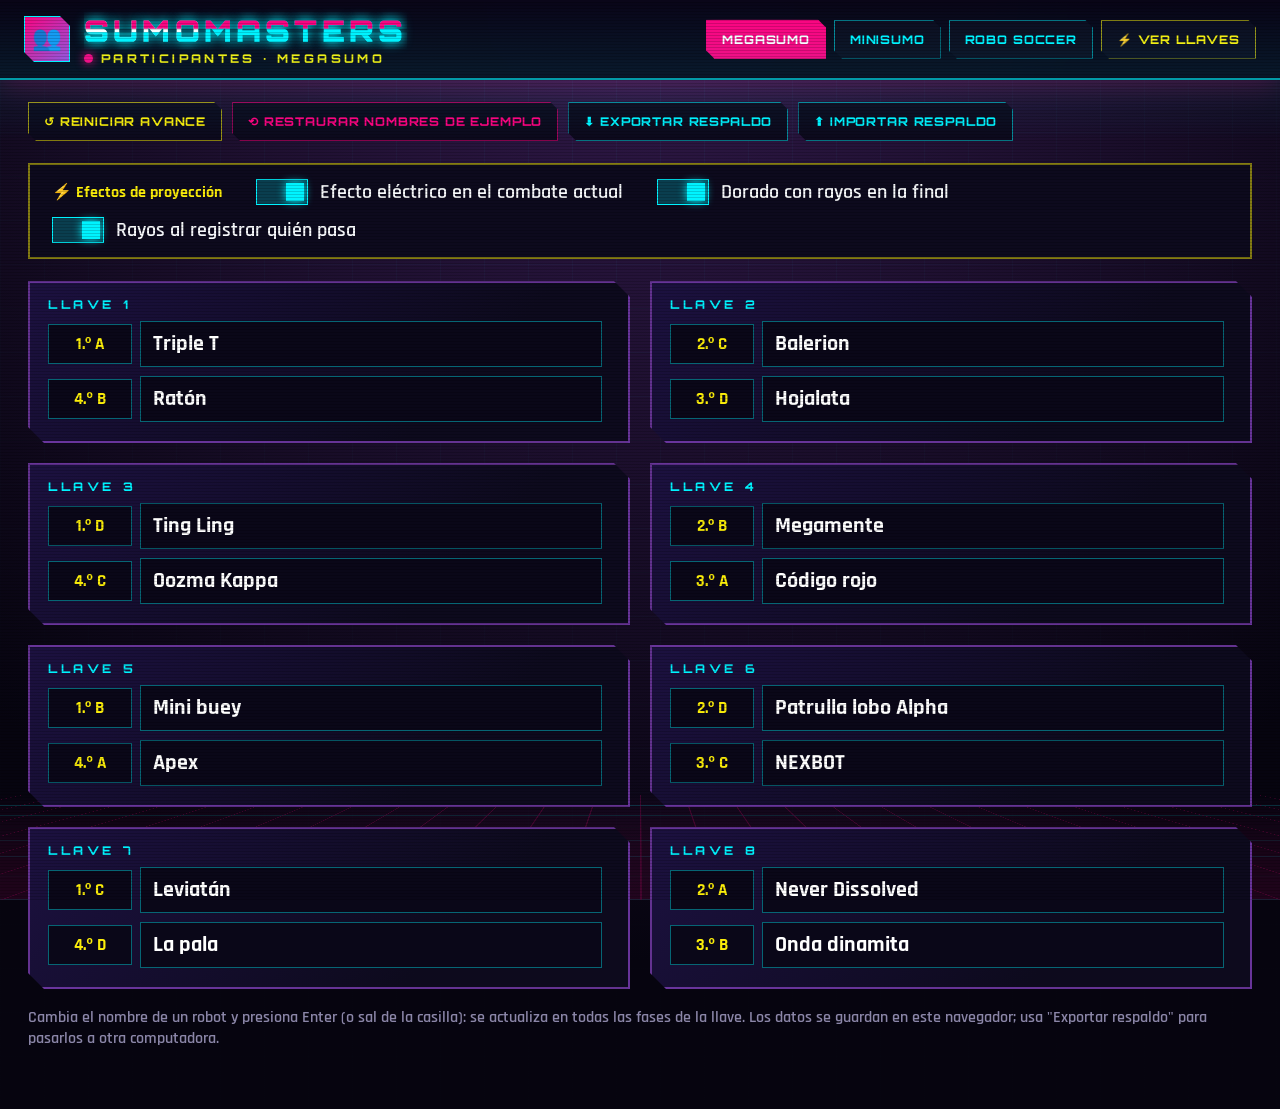
<file: participantes.html>
<!DOCTYPE html>
<html lang="es">
<head>
<meta charset="UTF-8">
<meta name="viewport" content="width=device-width, initial-scale=1">
<title>SUMOMASTERS // Participantes</title>
<link href="https://fonts.googleapis.com/css2?family=Orbitron:wght@600;800;900&family=Rajdhani:wght@600;700&display=swap" rel="stylesheet">
<link rel="stylesheet" href="shared.css">
</head>
<body>
<div class="floor"></div><div class="beam"></div>
<header>
  <div class="logo">
    <i>👥</i>
    <div>
      <h1 class="glitch" data-t="SUMOMASTERS">SUMO<span>MASTERS</span></h1>
      <p id="sub"></p>
    </div>
  </div>
  <div class="ctrls">
    <a class="btn" data-k="megasumo" href="#megasumo">Megasumo</a>
    <a class="btn" data-k="minisumo" href="#minisumo">Minisumo</a>
    <a class="btn" data-k="robo-soccer" href="#robo-soccer">Robo Soccer</a>
    <a class="btn y" id="goBr" href="index.html">⚡ Ver llaves</a>
  </div>
</header>
<main>
  <div class="bar">
    <button class="btn y" id="bReset">↺ Reiniciar avance</button>
    <button class="btn r" id="bSeed">⟲ Restaurar nombres de ejemplo</button>
    <button class="btn" id="bExp">⬇ Exportar respaldo</button>
    <label class="btn" style="cursor:pointer">⬆ Importar respaldo<input id="imp" type="file" accept="application/json" hidden></label>
  </div>
  <div class="fxp">
    <h4>⚡ Efectos de proyección</h4>
    <label class="sw"><input type="checkbox" data-c="live"><i></i><span>Efecto eléctrico en el combate actual</span></label>
    <label class="sw"><input type="checkbox" data-c="gold"><i></i><span>Dorado con rayos en la final</span></label>
    <label class="sw"><input type="checkbox" data-c="zap"><i></i><span>Rayos al registrar quién pasa</span></label>
  </div>
  <div id="grid" class="pg"></div>
  <p class="leg">Cambia el nombre de un robot y presiona Enter (o sal de la casilla): se actualiza en todas las fases de la llave. Los datos se guardan en este navegador; usa "Exportar respaldo" para pasarlos a otra computadora.</p>
</main>
<div id="toast"></div>
<script src="shared.js"></script>
<script>
const $=s=>document.querySelector(s),KS=Object.keys(SM.META),esc=SM.esc;
let S=SM.load(),k=KS.includes(location.hash.slice(1))?location.hash.slice(1):"megasumo";
function toast(t){const o=$("#toast");o.textContent=t;o.classList.add("show");clearTimeout(toast.h);toast.h=setTimeout(()=>o.classList.remove("show"),1800)}
function row(m,t,i){
  const n=t.rounds[0][i],r=SM.reach(t,n),L=m.stages.length;
  const b=r===L-1?"🏆 Campeón":(t.third&&t.third.w===n?"🥉 3.er lugar":(r>0?"▶ Llegó a "+m.stages[r]:""));
  return `<div class="pr"><input class="in tag" data-i="${i}" data-f="tag" value="${esc(t.tags[i])}" title="Posición / bloque"><input class="in name" data-i="${i}" data-f="name" value="${esc(n)}"><span class="badge">${b}</span></div>`;
}
function render(){
  const m=SM.META[k],t=S[k];
  document.querySelectorAll("[data-k]").forEach(a=>a.classList.toggle("on",a.dataset.k===k));
  $("#goBr").href="index.html#"+k;
  $("#sub").innerHTML=`<span class="live"></span>Participantes · ${m.title}`;
  let h="";for(let i=0;i<t.rounds[0].length;i+=2)h+=`<div class="pm"><h4>Llave ${i/2+1}</h4>${row(m,t,i)}${row(m,t,i+1)}</div>`;
  $("#grid").innerHTML=h;
}
$("#grid").addEventListener("change",e=>{
  const x=e.target,i=+x.dataset.i,f=x.dataset.f,t=S[k],v=x.value.trim();if(!f)return;
  if(f==="tag")t.tags[i]=v;
  else{const old=t.rounds[0][i];if(!v||v===old){render();return}
    if(t.rounds[0].includes(v)){toast("⚠ Ya existe un robot con ese nombre");render();return}
    SM.rename(t,old,v)}
  SM.save(S);toast("✔ Guardado");render();
});
$("#bReset").onclick=()=>{if(confirm("¿Borrar el avance y los goles de este torneo? Los nombres se conservan.")){SM.resetProgress(S[k]);SM.save(S);toast("Avance reiniciado");render()}};
$("#bSeed").onclick=()=>{if(confirm("¿Restaurar los nombres de ejemplo de este torneo? Se pierde el avance.")){S[k]=SM.fresh(k);SM.save(S);toast("Restaurado");render()}};
$("#bExp").onclick=()=>{const a=document.createElement("a");a.href=URL.createObjectURL(new Blob([JSON.stringify(S,null,2)],{type:"application/json"}));a.download="sumomasters-respaldo.json";a.click()};
$("#imp").onchange=e=>{const f=e.target.files[0];if(!f)return;const r=new FileReader();
  r.onload=()=>{try{const d=JSON.parse(r.result);for(const q of KS)if(!SM.valid(q,d[q]))throw 0;S=d;for(const q of KS)SM.norm(S[q]);SM.save(S);toast("✔ Respaldo importado");render()}catch(x){toast("⚠ Archivo no válido")}};r.readAsText(f)};
document.querySelectorAll(".fxp input").forEach(i=>{
  i.checked=SM.cfg()[i.dataset.c];
  i.onchange=()=>{const c=SM.cfg();c[i.dataset.c]=i.checked;SM.setCfg(c);toast(i.checked?"✔ Efecto activado":"Efecto desactivado")};
});
addEventListener("hashchange",()=>{const h=location.hash.slice(1);if(KS.includes(h)){k=h;render()}});
render();
</script>
</body>
</html>
</file>
<file: shared.css>
:root{--bg:#06040f;--panel:#0d0a1d;--card:#130e29;--cy:#00f3ff;--mg:#ff007f;--ye:#fcee0a;--pu:#9d4edd;--ok:#39ff88;--mut:#8b86a8;color-scheme:dark}
*{box-sizing:border-box}
html,body{margin:0}
body{min-height:100vh;font-family:'Rajdhani',sans-serif;font-weight:600;color:#f8fafc;background:var(--bg);overflow-x:hidden;
background-image:radial-gradient(circle at 50% 0%,rgba(157,78,221,.28),rgba(6,4,15,.96) 75%),linear-gradient(rgba(0,243,255,.05) 1px,transparent 1px),linear-gradient(90deg,rgba(0,243,255,.05) 1px,transparent 1px);background-size:100% 100%,44px 44px,44px 44px}
body::before{content:"";position:fixed;inset:0;background:repeating-linear-gradient(0deg,rgba(0,0,0,.16) 0 1px,transparent 1px 3px);pointer-events:none;z-index:998}
.floor{position:fixed;left:-50%;right:-50%;bottom:0;height:48vh;pointer-events:none;z-index:0;opacity:.4;transform:perspective(480px) rotateX(64deg);transform-origin:bottom;
background:linear-gradient(transparent,rgba(255,0,127,.25)),repeating-linear-gradient(90deg,rgba(255,0,127,.5) 0 2px,transparent 2px 80px),repeating-linear-gradient(0deg,rgba(0,243,255,.45) 0 2px,transparent 2px 60px);animation:flow 2.4s linear infinite}
@keyframes flow{to{background-position:0 0,0 0,0 60px}}
.beam{position:fixed;left:0;right:0;height:140px;background:linear-gradient(transparent,rgba(0,243,255,.08),transparent);animation:beam 7s linear infinite;pointer-events:none;z-index:997}
@keyframes beam{from{top:-140px}to{top:100%}}
#lightning-overlay{position:fixed;inset:0;pointer-events:none;z-index:9999;opacity:0;transition:opacity .12s}
#lightning-overlay.active{opacity:1}

header{position:sticky;top:0;z-index:50;display:flex;flex-wrap:wrap;justify-content:space-between;align-items:center;gap:14px;padding:12px 24px;background:rgba(9,6,23,.94);backdrop-filter:blur(8px);border-bottom:2px solid rgba(0,243,255,.6);box-shadow:0 4px 30px rgba(255,0,127,.25)}
.logo{display:flex;align-items:center;gap:14px;cursor:pointer;user-select:none}
.logo i{width:46px;height:46px;display:grid;place-items:center;font-style:normal;font-size:24px;background:linear-gradient(135deg,var(--mg),var(--pu));border:1px solid var(--cy);box-shadow:0 0 20px rgba(255,0,127,.7);clip-path:polygon(0 0,calc(100% - 10px) 0,100% 10px,100% 100%,10px 100%,0 calc(100% - 10px))}
h1{margin:0;font:900 30px Orbitron,sans-serif;letter-spacing:.14em;color:#fff;text-shadow:0 0 12px rgba(0,243,255,.8)}
h1 span{color:var(--cy)}
.glitch{position:relative}
.glitch::before,.glitch::after{content:attr(data-t);position:absolute;left:0;top:0;white-space:nowrap}
.glitch::before{color:var(--mg);clip-path:inset(0 0 55% 0);animation:gl 3s infinite steps(1)}
.glitch::after{color:var(--cy);clip-path:inset(55% 0 0 0);animation:gl 2.3s infinite steps(1) reverse}
@keyframes gl{0%,88%,100%{transform:translate(0)}90%{transform:translate(-4px,1px)}94%{transform:translate(4px,-1px)}}
#sub{margin:2px 0 0;font:800 12px Orbitron,sans-serif;letter-spacing:.28em;color:var(--ye);text-transform:uppercase}
.live{display:inline-block;width:9px;height:9px;border-radius:50%;background:var(--mg);margin-right:8px;box-shadow:0 0 10px var(--mg);animation:pl 1.2s infinite}
@keyframes pl{50%{opacity:.25}}
.ctrls{display:flex;flex-wrap:wrap;gap:8px}
.btn,.chip{font:800 12px Orbitron,sans-serif;letter-spacing:.07em;text-transform:uppercase;text-decoration:none;color:var(--cy);background:var(--panel);border:1px solid rgba(0,243,255,.55);padding:11px 15px;cursor:pointer;transition:.18s;display:inline-block;
clip-path:polygon(0 0,calc(100% - 8px) 0,100% 8px,100% 100%,8px 100%,0 calc(100% - 8px))}
.btn:hover,.chip:hover{background:rgba(0,243,255,.2);box-shadow:0 0 14px rgba(0,243,255,.5)}
.btn.on,.chip.on{background:var(--mg);color:#fff;border-color:var(--mg);box-shadow:0 0 20px rgba(255,0,127,.65)}
.btn.y{color:var(--ye);border-color:rgba(252,238,10,.6)}
.btn.y:hover{background:rgba(252,238,10,.18)}
.btn.r{color:var(--mg);border-color:rgba(255,0,127,.6)}
main{position:relative;z-index:5;padding:22px 28px 60px}
.bar{display:flex;flex-wrap:wrap;gap:10px;margin-bottom:22px}
.bar .chip.on{background:var(--cy);color:#000;border-color:var(--cy);box-shadow:0 0 20px rgba(0,243,255,.7)}
body.clean .ctrls,body.clean .bar,body.clean .gs button,body.clean .leg{display:none}

/* ---------- LLAVES ---------- */
h3.st{margin:0 0 16px;text-align:center;font:900 20px Orbitron,sans-serif;letter-spacing:.3em;text-transform:uppercase;color:var(--ye);text-shadow:0 0 14px rgba(252,238,10,.7);animation:fl 5s infinite}
@keyframes fl{0%,19%,21%,60%,100%{opacity:1}20%,61%{opacity:.45}}
.sgrid{display:grid;grid-template-columns:repeat(auto-fit,minmax(min(100%,600px),1fr));gap:24px}
.bracket{display:flex;gap:80px;overflow-x:auto;padding:6px 4px 20px;scroll-behavior:smooth;scrollbar-width:thin;scrollbar-color:var(--mg) var(--panel)}
.col{flex:0 0 660px;display:flex;flex-direction:column;justify-content:space-around;gap:26px}
.bracket .col:not(:last-child) .mw::after,.bracket .col:not(:first-child) .mw::before{content:"";position:absolute;top:50%;width:40px;height:3px;z-index:1;box-shadow:0 0 10px var(--cy)}
.bracket .col:not(:last-child) .mw::after{right:-40px;background:linear-gradient(90deg,var(--cy),var(--mg))}
.bracket .col:not(:first-child) .mw::before{left:-40px;background:linear-gradient(90deg,var(--mg),var(--cy))}
.mw{position:relative}
.mn{position:relative;background:linear-gradient(135deg,#1c1140,#0d0a1d 70%);border:2px solid rgba(157,78,221,.65);box-shadow:inset 0 0 30px rgba(157,78,221,.18);
clip-path:polygon(0 0,calc(100% - 20px) 0,100% 20px,100% 100%,20px 100%,0 calc(100% - 20px))}
.mn::before{content:"";position:absolute;left:0;top:0;width:30px;height:30px;border-top:4px solid var(--cy);border-left:4px solid var(--cy);pointer-events:none;filter:drop-shadow(0 0 6px var(--cy))}
.mn::after{content:"";position:absolute;right:0;bottom:0;width:30px;height:30px;border-bottom:4px solid var(--mg);border-right:4px solid var(--mg);pointer-events:none;filter:drop-shadow(0 0 6px var(--mg))}
.mn.fin{border-color:var(--ye)}
.lk{padding:8px 22px 0;font:800 12px Orbitron,sans-serif;letter-spacing:.3em;color:var(--mut);text-transform:uppercase}
.mn.fin .lk{color:var(--ye)}
.slot{display:flex;align-items:center;gap:14px;min-height:84px;padding:8px 22px;cursor:pointer;transition:background .2s;position:relative}
.slot+.slot{border-top:1px solid rgba(0,243,255,.28)}
.slot:hover{background:rgba(0,243,255,.12)}
.slot em{font:800 13px Orbitron,sans-serif;font-style:normal;color:var(--ye);background:rgba(252,238,10,.1);border:1px solid rgba(252,238,10,.45);padding:3px 8px;white-space:nowrap}
.slot .nm{flex:1;min-width:0;font:700 clamp(40px,3vw,50px)/1.04 'Rajdhani',sans-serif;word-break:break-word}
.slot.w{background:linear-gradient(90deg,rgba(0,243,255,.3),transparent)}
.slot.w .nm{color:#fff;text-shadow:0 0 16px var(--cy)}
.slot.w::after{content:"▶";font-size:30px;color:var(--ye);text-shadow:0 0 12px var(--ye);order:9}
.slot.l .nm{color:#5a5578;text-decoration:line-through;text-decoration-color:var(--mg);text-decoration-thickness:3px}
.slot.t{cursor:default}.slot.t:hover{background:none}
.slot.t .nm{color:#443f63;font-style:italic}
.gs{display:flex;align-items:center;gap:8px;order:5}
.gs button{width:34px;height:34px;font:900 20px Orbitron,sans-serif;background:var(--panel);color:var(--cy);border:1px solid var(--cy);cursor:pointer}
.gs button:hover{background:var(--cy);color:#000}
.sc{font:900 40px Orbitron,sans-serif;min-width:48px;text-align:center;color:var(--cy);text-shadow:0 0 10px var(--cy)}
@keyframes shock{0%{filter:brightness(1.8);transform:scale(1.04);box-shadow:0 0 50px var(--ye)}25%{transform:scale(.99) translate(-3px,2px)}50%{transform:scale(1.02) translate(3px,-2px);filter:brightness(1.4)}100%{transform:none;filter:none}}
.electric-shock{animation:shock .7s cubic-bezier(.22,1,.36,1) forwards;border-color:var(--ye)!important}
.champ{max-width:760px;margin:30px auto;text-align:center;padding:36px 30px;border:3px solid var(--ye);background:linear-gradient(135deg,#1c1140,#0d0a1d);animation:pg 2s infinite;clip-path:polygon(0 0,calc(100% - 26px) 0,100% 26px,100% 100%,26px 100%,0 calc(100% - 26px))}
@keyframes pg{50%{box-shadow:0 0 50px rgba(252,238,10,.8) inset}}
.champ .tr{font-size:110px;animation:fy 2.5s ease-in-out infinite}
@keyframes fy{50%{transform:translateY(-14px) rotate(4deg)}}
.champ .nm{font:900 clamp(40px,3.4vw,50px) 'Orbitron',sans-serif;color:#fff;text-shadow:0 0 8px #fff,0 0 22px var(--cy),0 0 50px var(--mg);animation:fl 4s infinite;word-break:break-word}
.champ small{display:block;font:800 14px Orbitron,sans-serif;letter-spacing:.4em;color:var(--ye);margin-bottom:10px}
.leg{margin:18px 0 0;color:var(--mut);font-size:16px}

/* ---------- PARTICIPANTES ---------- */
.pg{display:grid;grid-template-columns:repeat(auto-fill,minmax(440px,1fr));gap:20px}
.pm{background:linear-gradient(135deg,#1c1140,#0d0a1d 70%);border:2px solid rgba(157,78,221,.6);padding:14px 18px 10px;clip-path:polygon(0 0,calc(100% - 16px) 0,100% 16px,100% 100%,16px 100%,0 calc(100% - 16px))}
.pm h4{margin:0 0 6px;font:800 12px Orbitron,sans-serif;letter-spacing:.3em;color:var(--cy);text-transform:uppercase}
.pr{display:flex;gap:8px;align-items:center;margin:9px 0;flex-wrap:wrap}
.in{background:#0a0718;color:#fff;border:1px solid rgba(0,243,255,.4);font:700 22px 'Rajdhani',sans-serif;padding:8px 12px;outline:none;min-width:0}
.in:focus{border-color:var(--ye);box-shadow:0 0 14px rgba(252,238,10,.5)}
.in.tag{width:84px;font-size:17px;color:var(--ye);text-align:center}
.in.name{flex:1;min-width:160px}
.badge{font:800 11px Orbitron,sans-serif;color:var(--ok);letter-spacing:.08em}
#toast{position:fixed;left:50%;bottom:28px;transform:translateX(-50%);z-index:9000;background:var(--panel);border:1px solid var(--ye);color:var(--ye);padding:12px 22px;font:800 13px Orbitron,sans-serif;letter-spacing:.08em;opacity:0;transition:.25s;pointer-events:none}
#toast.show{opacity:1}
@media(max-width:700px){.pg{grid-template-columns:1fr}.col{flex-basis:90vw}}

/* ---------- CINTILLA DE PATROCINADORES ---------- */
body.sp main{padding-bottom:130px}
.sponsors{position:fixed;left:0;right:0;bottom:0;height:92px;z-index:60;overflow:hidden;background:#fff;border-top:3px solid var(--cy);box-shadow:0 -4px 30px rgba(0,243,255,.45),0 -2px 0 var(--mg);display:flex;align-items:center}
.sponsors::before,.sponsors::after{content:"";position:absolute;top:0;bottom:0;width:90px;z-index:2;pointer-events:none}
.sponsors::before{left:0;background:linear-gradient(90deg,#fff,transparent)}
.sponsors::after{right:0;background:linear-gradient(-90deg,#fff,transparent)}
.sp-track{display:flex;align-items:center;width:max-content;animation:spmove 38s linear infinite}
.sp-track img{height:68px;width:auto;margin:0 70px;display:block}
@keyframes spmove{to{transform:translateX(-50%)}}

/* ---------- COMBATE ACTUAL (neón eléctrico) ---------- */
#fx{position:fixed;inset:0;pointer-events:none;z-index:55}
.mn.fin{background:linear-gradient(135deg,#2b2008,#0d0a1d 70%);box-shadow:inset 0 0 30px rgba(252,238,10,.2)}
.mw.fight{animation:glow 1.1s ease-in-out infinite alternate;z-index:3}
@keyframes glow{from{filter:drop-shadow(0 0 8px rgba(0,243,255,.8)) drop-shadow(0 0 18px rgba(255,0,127,.5))}to{filter:drop-shadow(0 0 18px #00f3ff) drop-shadow(0 0 42px rgba(255,0,127,.95))}}
.mw.fight .mn{border-color:var(--cy);box-shadow:inset 0 0 40px rgba(0,243,255,.35);
background:linear-gradient(100deg,transparent 42%,rgba(0,243,255,.24) 50%,transparent 58%) 0 0/250% 100% no-repeat,linear-gradient(135deg,#1c1140,#0d0a1d 70%);animation:sweep 2.2s linear infinite,fl2 2.6s infinite}
@keyframes sweep{from{background-position:150% 0,0 0}to{background-position:-50% 0,0 0}}
@keyframes fl2{0%,18%,22%,60%,100%{border-color:var(--cy)}20%,61%{border-color:#fff}}
.mw.fight .lk{color:var(--cy);animation:bl 1s infinite}
@keyframes bl{50%{opacity:.35}}
/* final: dorado con rayos */
.mw.fight.gold{animation:glowg .7s ease-in-out infinite alternate}
@keyframes glowg{from{filter:drop-shadow(0 0 10px rgba(252,238,10,.9)) drop-shadow(0 0 22px rgba(255,140,0,.6))}to{filter:drop-shadow(0 0 28px #fcee0a) drop-shadow(0 0 60px rgba(255,170,0,1))}}
.mw.fight.gold .mn{border-color:var(--ye);box-shadow:inset 0 0 55px rgba(252,238,10,.45);
background:linear-gradient(100deg,transparent 40%,rgba(255,235,120,.4) 50%,transparent 60%) 0 0/250% 100% no-repeat,linear-gradient(135deg,#3a2a06,#0d0a1d 70%);animation:sweep 1.4s linear infinite,flg 1.3s infinite}
@keyframes flg{0%,15%,19%,55%,100%{border-color:var(--ye)}17%,57%{border-color:#fff}}
.mw.fight.gold .lk{color:var(--ye)}
/* interruptores (participantes) */
.fxp{margin-bottom:22px;padding:14px 22px;border:2px solid rgba(252,238,10,.5);background:var(--panel);display:flex;flex-wrap:wrap;gap:12px 34px;align-items:center}
.fxp h4{margin:0;color:var(--ye)}
.sw{display:flex;align-items:center;gap:12px;font-size:20px;cursor:pointer}
.sw input{display:none}
.sw i{width:52px;height:26px;background:#2a2447;border:1px solid var(--mut);position:relative;transition:.2s;flex:none}
.sw i::after{content:"";position:absolute;top:3px;left:3px;width:18px;height:18px;background:var(--mut);transition:.2s}
.sw input:checked+i{background:rgba(0,243,255,.22);border-color:var(--cy)}
.sw input:checked+i::after{left:29px;background:var(--cy);box-shadow:0 0 10px var(--cy)}

/* ---------- TERCER LUGAR (bronce) ---------- */
.mw.third::before,.mw.third::after{display:none!important}
.mn.third{border-color:#ff7a1a;background:linear-gradient(135deg,#2b1506,#0d0a1d 70%);box-shadow:inset 0 0 30px rgba(255,122,26,.22)}
.mn.third::before{border-color:#ff9a4a;filter:drop-shadow(0 0 6px #ff7a1a)}
.mn.third::after{border-color:#ff7a1a;filter:drop-shadow(0 0 6px #ff7a1a)}
.mn.third .lk{color:#ff9a4a}
.third-line{margin-top:22px;font:800 clamp(20px,1.6vw,26px) Orbitron,sans-serif;color:#ff9a4a;text-shadow:0 0 12px rgba(255,122,26,.7);word-break:break-word}
</file>
